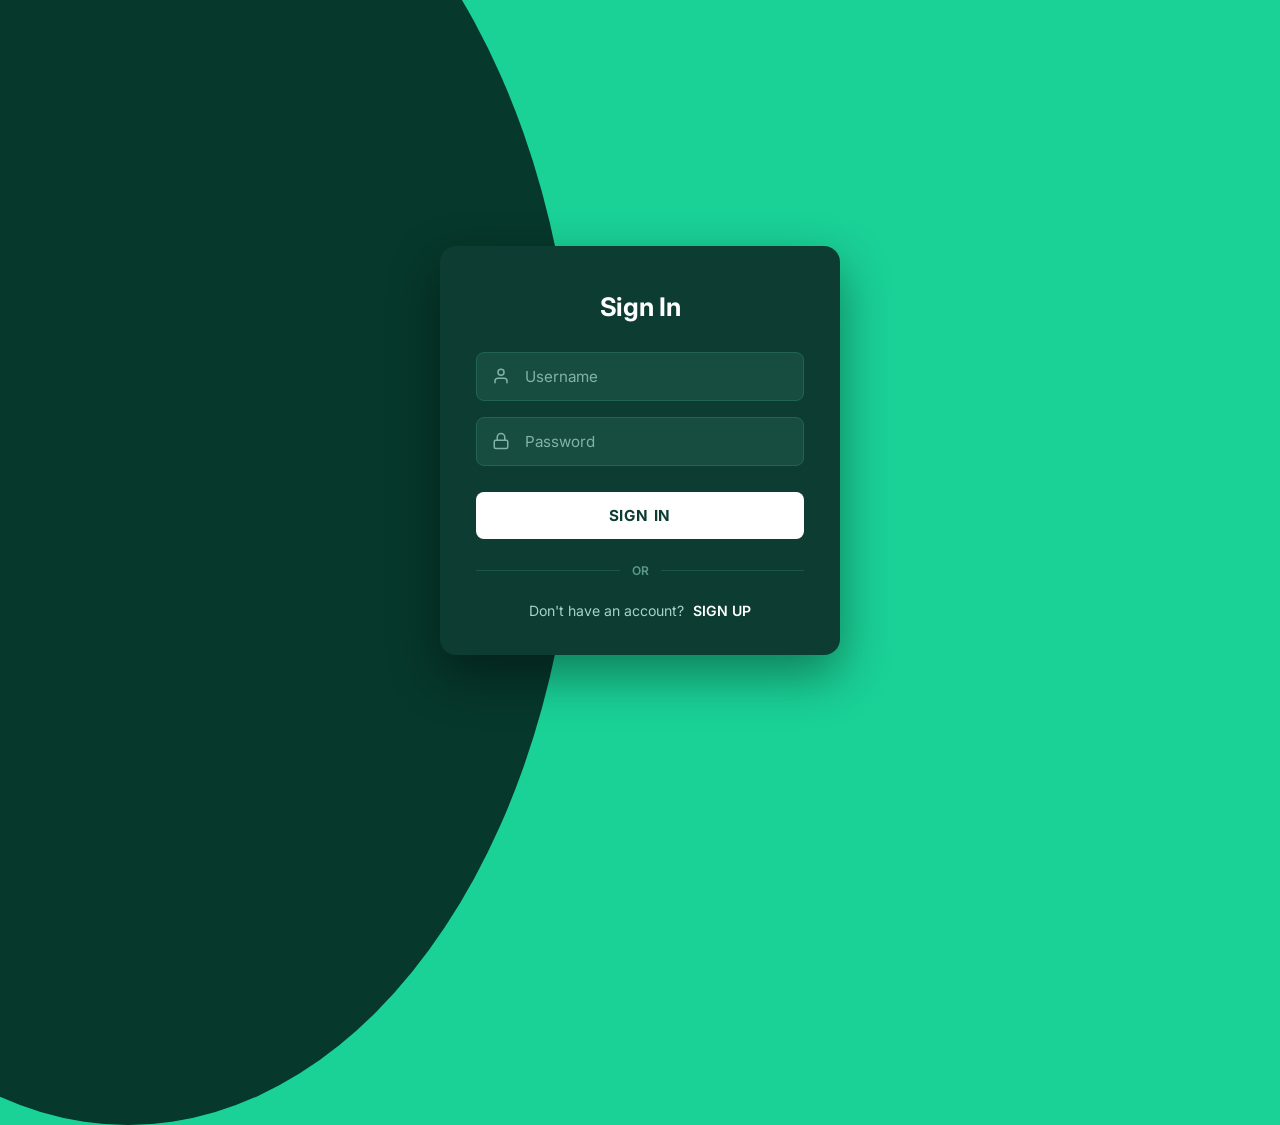
<file: login.html>
<!DOCTYPE html>
<html lang="en">
<head>
  <meta charset="UTF-8" />
  <meta name="viewport" content="width=device-width, initial-scale=1.0" />
  <title>Login - Complaint Tracking</title>
  <link rel="preconnect" href="https://fonts.googleapis.com" />
  <link href="https://fonts.googleapis.com/css2?family=Inter:wght@400;500;600;700;800&display=swap" rel="stylesheet" />
  <style>
    * {
      box-sizing: border-box;
      margin: 0;
      padding: 0;
      font-family: 'Inter', sans-serif;
    }
    body {
      min-height: 100vh;
      background-color: #1ad196;
      display: flex;
      justify-content: center;
      align-items: center;
      position: relative;
      overflow: hidden;
    }
    /* Dark green curved background on the left */
    .bg-curve {
      position: absolute;
      top: -25vh;
      left: -25vw;
      width: 70vw;
      height: 150vh;
      background-color: #06382b;
      border-radius: 50%;
      z-index: 1;
    }
    .auth-container {
      position: relative;
      z-index: 2;
      width: 100%;
      max-width: 440px;
      padding: 20px;
    }
    .auth-card {
      background-color: #0d3d32;
      border-radius: 16px;
      padding: 45px 36px 36px 36px;
      box-shadow: 0 20px 50px rgba(0, 0, 0, 0.4);
      color: #ffffff;
      text-align: center;
    }
    .auth-title {
      font-size: 1.6rem;
      font-weight: 700;
      margin-bottom: 30px;
      letter-spacing: -0.3px;
      color: #ffffff;
    }
    .input-group {
      position: relative;
      margin-bottom: 16px;
    }
    .input-icon {
      position: absolute;
      left: 16px;
      top: 50%;
      transform: translateY(-50%);
      width: 18px;
      height: 18px;
      stroke: #80b3a6;
      fill: none;
      stroke-width: 2;
      stroke-linecap: round;
      stroke-linejoin: round;
    }
    .auth-input {
      width: 100%;
      padding: 14px 16px 14px 48px;
      background-color: #174d41;
      border: 1px solid #236354;
      border-radius: 8px;
      color: #ffffff;
      font-size: 0.95rem;
      outline: none;
      transition: border-color 0.2s, background-color 0.2s;
    }
    .auth-input::placeholder {
      color: #80b3a6;
    }
    .auth-input:focus {
      border-color: #1ad196;
      background-color: #1b574a;
    }
    .btn-submit {
      width: 100%;
      padding: 14px;
      background-color: #ffffff;
      color: #0d3d32;
      border: none;
      border-radius: 8px;
      font-size: 0.95rem;
      font-weight: 700;
      letter-spacing: 0.8px;
      cursor: pointer;
      margin-top: 10px;
      transition: background-color 0.2s, transform 0.1s;
    }
    .btn-submit:hover {
      background-color: #e6f7f2;
    }
    .btn-submit:active {
      transform: scale(0.99);
    }
    .divider {
      display: flex;
      align-items: center;
      text-align: center;
      margin: 24px 0;
      color: #5d998b;
      font-size: 0.75rem;
      font-weight: 600;
    }
    .divider::before, .divider::after {
      content: '';
      flex: 1;
      border-bottom: 1px solid #1a5749;
    }
    .divider span {
      padding: 0 12px;
    }
    .auth-footer {
      font-size: 0.88rem;
      color: #a3d4c8;
    }
    .auth-footer a {
      color: #ffffff;
      font-weight: 600;
      text-decoration: none;
      margin-left: 5px;
    }
    .auth-footer a:hover {
      text-decoration: underline;
    }
    .error-msg {
      background-color: rgba(220, 38, 38, 0.2);
      border: 1px solid #ef4444;
      color: #fca5a5;
      padding: 10px;
      border-radius: 8px;
      font-size: 0.85rem;
      margin-bottom: 16px;
      display: none;
    }
  </style>
</head>
<body>

  <div class="bg-curve"></div>

  <div class="auth-container">
    <div class="auth-card">
      <h1 class="auth-title">Sign In</h1>

      <div id="errorMsg" class="error-msg"></div>

      <form id="loginForm">
        <div class="input-group">
          <svg class="input-icon" viewBox="0 0 24 24">
            <path d="M20 21v-2a4 4 0 0 0-4-4H8a4 4 0 0 0-4 4v2"></path>
            <circle cx="12" cy="7" r="4"></circle>
          </svg>
          <input type="text" id="username" class="auth-input" placeholder="Username" required />
        </div>

        <div class="input-group">
          <svg class="input-icon" viewBox="0 0 24 24">
            <rect x="3" y="11" width="18" height="11" rx="2" ry="2"></rect>
            <path d="M7 11V7a5 5 0 0 1 10 0v4"></path>
          </svg>
          <input type="password" id="password" class="auth-input" placeholder="Password" required />
        </div>

        <button type="submit" class="btn-submit" id="loginBtn">SIGN IN</button>
      </form>

      <div class="divider">
        <span>OR</span>
      </div>

      <div class="auth-footer">
        Don't have an account? <a href="signup.html">SIGN UP</a>
      </div>
    </div>
  </div>

  <script src="auth.js"></script>
</body>
</html>
</file>
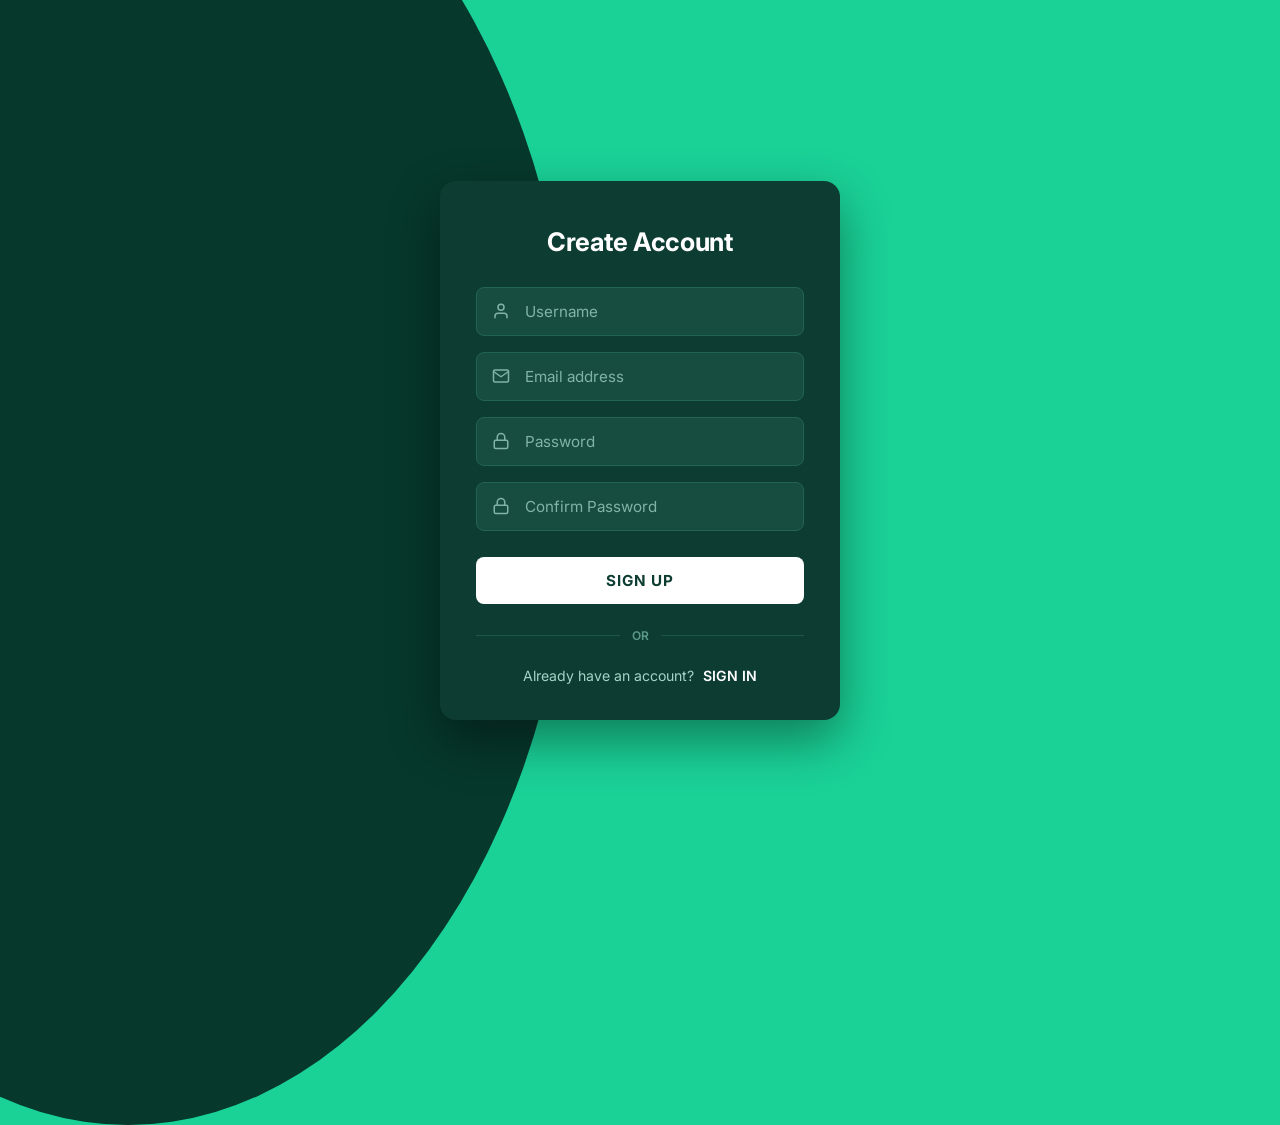
<file: signup.html>
<!DOCTYPE html>
<html lang="en">
<head>
  <meta charset="UTF-8" />
  <meta name="viewport" content="width=device-width, initial-scale=1.0" />
  <title>Create Account - Complaint Tracking</title>
  <link rel="preconnect" href="https://fonts.googleapis.com" />
  <link href="https://fonts.googleapis.com/css2?family=Inter:wght@400;500;600;700;800&display=swap" rel="stylesheet" />
  <style>
    * {
      box-sizing: border-box;
      margin: 0;
      padding: 0;
      font-family: 'Inter', sans-serif;
    }
    body {
      min-height: 100vh;
      background-color: #1ad196;
      display: flex;
      justify-content: center;
      align-items: center;
      position: relative;
      overflow: hidden;
    }
    /* Dark green curved background on the left */
    .bg-curve {
      position: absolute;
      top: -25vh;
      left: -25vw;
      width: 70vw;
      height: 150vh;
      background-color: #06382b;
      border-radius: 50%;
      z-index: 1;
    }
    .auth-container {
      position: relative;
      z-index: 2;
      width: 100%;
      max-width: 440px;
      padding: 20px;
    }
    .auth-card {
      background-color: #0d3d32;
      border-radius: 16px;
      padding: 45px 36px 36px 36px;
      box-shadow: 0 20px 50px rgba(0, 0, 0, 0.4);
      color: #ffffff;
      text-align: center;
    }
    .auth-title {
      font-size: 1.6rem;
      font-weight: 700;
      margin-bottom: 30px;
      letter-spacing: -0.3px;
      color: #ffffff;
    }
    .input-group {
      position: relative;
      margin-bottom: 16px;
    }
    .input-icon {
      position: absolute;
      left: 16px;
      top: 50%;
      transform: translateY(-50%);
      width: 18px;
      height: 18px;
      stroke: #80b3a6;
      fill: none;
      stroke-width: 2;
      stroke-linecap: round;
      stroke-linejoin: round;
    }
    .auth-input {
      width: 100%;
      padding: 14px 16px 14px 48px;
      background-color: #174d41;
      border: 1px solid #236354;
      border-radius: 8px;
      color: #ffffff;
      font-size: 0.95rem;
      outline: none;
      transition: border-color 0.2s, background-color 0.2s;
    }
    .auth-input::placeholder {
      color: #80b3a6;
    }
    .auth-input:focus {
      border-color: #1ad196;
      background-color: #1b574a;
    }
    .btn-submit {
      width: 100%;
      padding: 14px;
      background-color: #ffffff;
      color: #0d3d32;
      border: none;
      border-radius: 8px;
      font-size: 0.95rem;
      font-weight: 700;
      letter-spacing: 0.8px;
      cursor: pointer;
      margin-top: 10px;
      transition: background-color 0.2s, transform 0.1s;
    }
    .btn-submit:hover {
      background-color: #e6f7f2;
    }
    .btn-submit:active {
      transform: scale(0.99);
    }
    .divider {
      display: flex;
      align-items: center;
      text-align: center;
      margin: 24px 0;
      color: #5d998b;
      font-size: 0.75rem;
      font-weight: 600;
    }
    .divider::before, .divider::after {
      content: '';
      flex: 1;
      border-bottom: 1px solid #1a5749;
    }
    .divider span {
      padding: 0 12px;
    }
    .auth-footer {
      font-size: 0.88rem;
      color: #a3d4c8;
    }
    .auth-footer a {
      color: #ffffff;
      font-weight: 600;
      text-decoration: none;
      margin-left: 5px;
    }
    .auth-footer a:hover {
      text-decoration: underline;
    }
    .error-msg {
      background-color: rgba(220, 38, 38, 0.2);
      border: 1px solid #ef4444;
      color: #fca5a5;
      padding: 10px;
      border-radius: 8px;
      font-size: 0.85rem;
      margin-bottom: 16px;
      display: none;
    }
    .success-msg {
      background-color: rgba(16, 185, 129, 0.2);
      border: 1px solid #10b981;
      color: #a7f3d0;
      padding: 10px;
      border-radius: 8px;
      font-size: 0.85rem;
      margin-bottom: 16px;
      display: none;
    }
  </style>
</head>
<body>

  <div class="bg-curve"></div>

  <div class="auth-container">
    <div class="auth-card">
      <h1 class="auth-title">Create Account</h1>

      <div id="errorMsg" class="error-msg"></div>
      <div id="successMsg" class="success-msg"></div>

      <form id="signupForm">
        <div class="input-group">
          <svg class="input-icon" viewBox="0 0 24 24">
            <path d="M20 21v-2a4 4 0 0 0-4-4H8a4 4 0 0 0-4 4v2"></path>
            <circle cx="12" cy="7" r="4"></circle>
          </svg>
          <input type="text" id="username" class="auth-input" placeholder="Username" required />
        </div>

        <div class="input-group">
          <svg class="input-icon" viewBox="0 0 24 24">
            <path d="M4 4h16c1.1 0 2 .9 2 2v12c0 1.1-.9 2-2 2H4c-1.1 0-2-.9-2-2V6c0-1.1.9-2 2-2z"></path>
            <polyline points="22,6 12,13 2,6"></polyline>
          </svg>
          <input type="email" id="email" class="auth-input" placeholder="Email address" required />
        </div>

        <div class="input-group">
          <svg class="input-icon" viewBox="0 0 24 24">
            <rect x="3" y="11" width="18" height="11" rx="2" ry="2"></rect>
            <path d="M7 11V7a5 5 0 0 1 10 0v4"></path>
          </svg>
          <input type="password" id="password" class="auth-input" placeholder="Password" required />
        </div>

        <div class="input-group">
          <svg class="input-icon" viewBox="0 0 24 24">
            <rect x="3" y="11" width="18" height="11" rx="2" ry="2"></rect>
            <path d="M7 11V7a5 5 0 0 1 10 0v4"></path>
          </svg>
          <input type="password" id="confirmPassword" class="auth-input" placeholder="Confirm Password" required />
        </div>

        <button type="submit" class="btn-submit" id="signupBtn">SIGN UP</button>
      </form>

      <div class="divider">
        <span>OR</span>
      </div>

      <div class="auth-footer">
        Already have an account? <a href="login.html">SIGN IN</a>
      </div>
    </div>
  </div>

  <script src="auth.js"></script>
</body>
</html>
</file>
